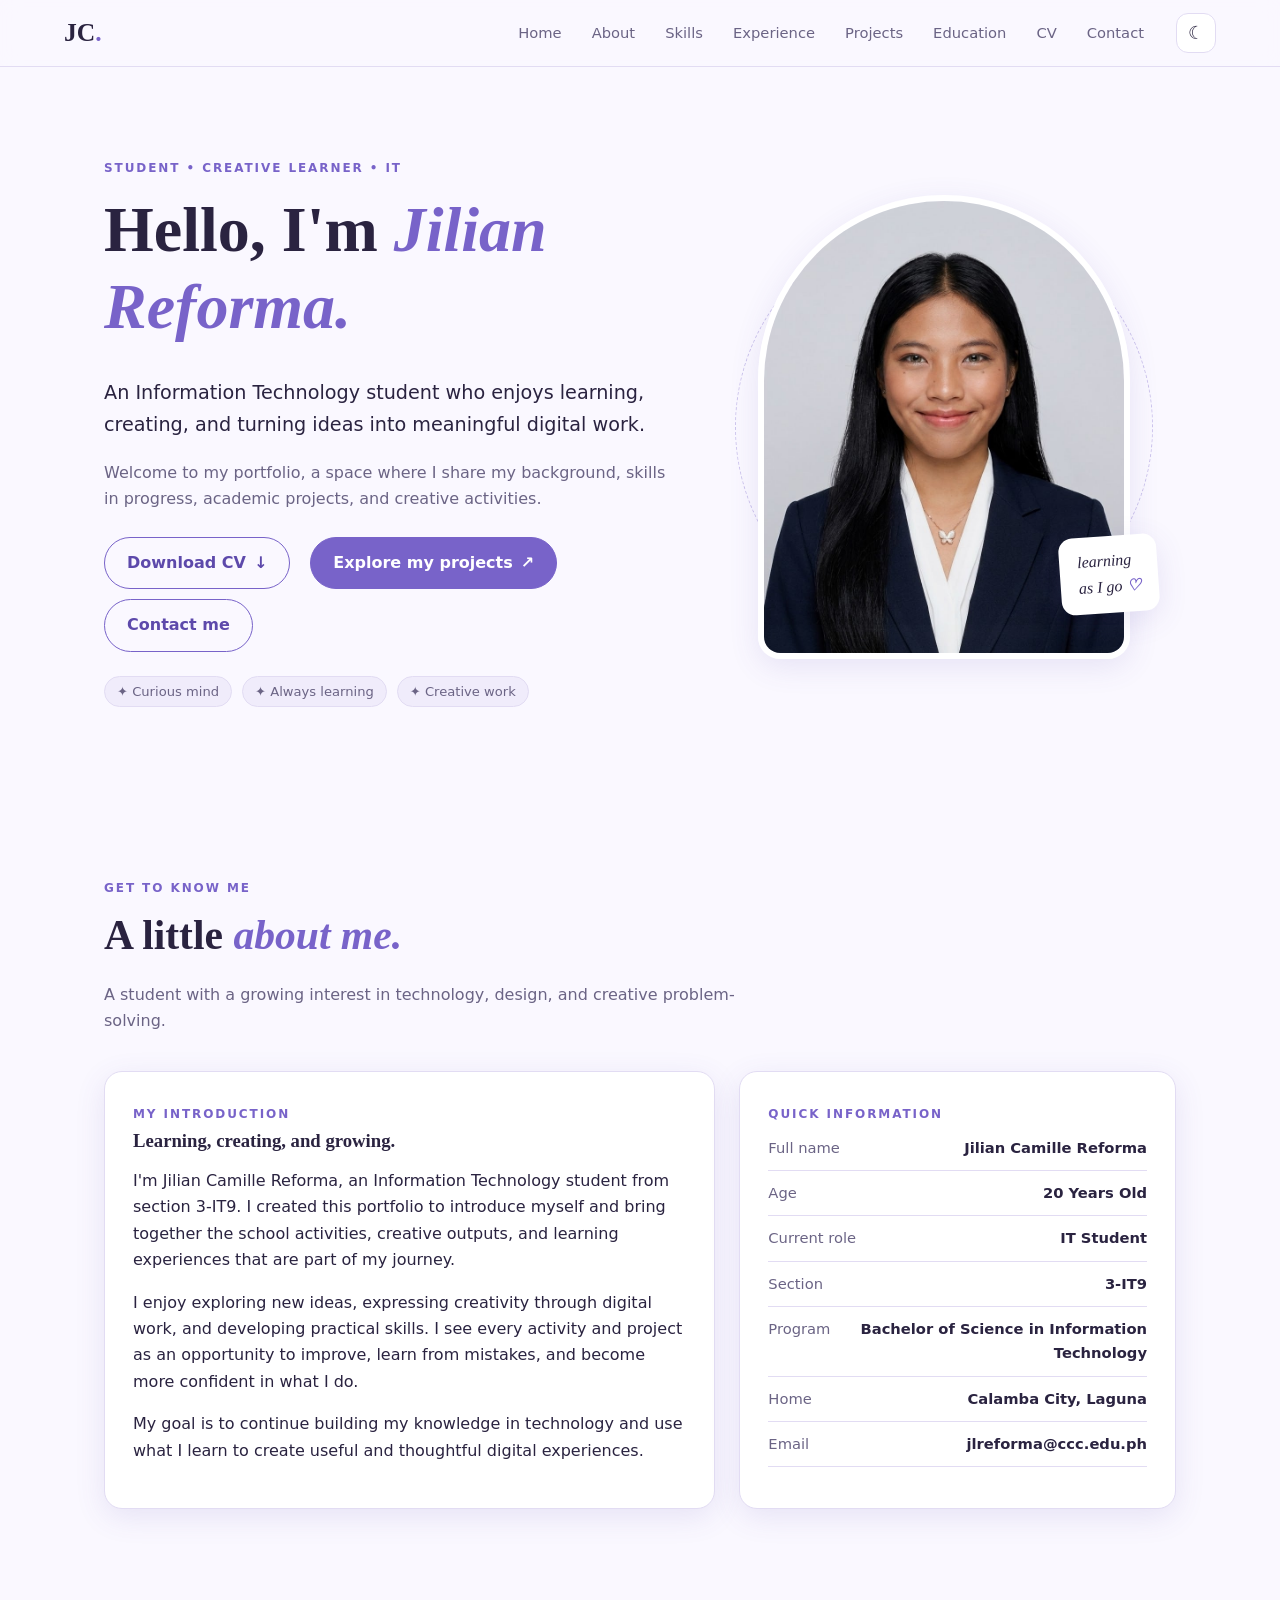
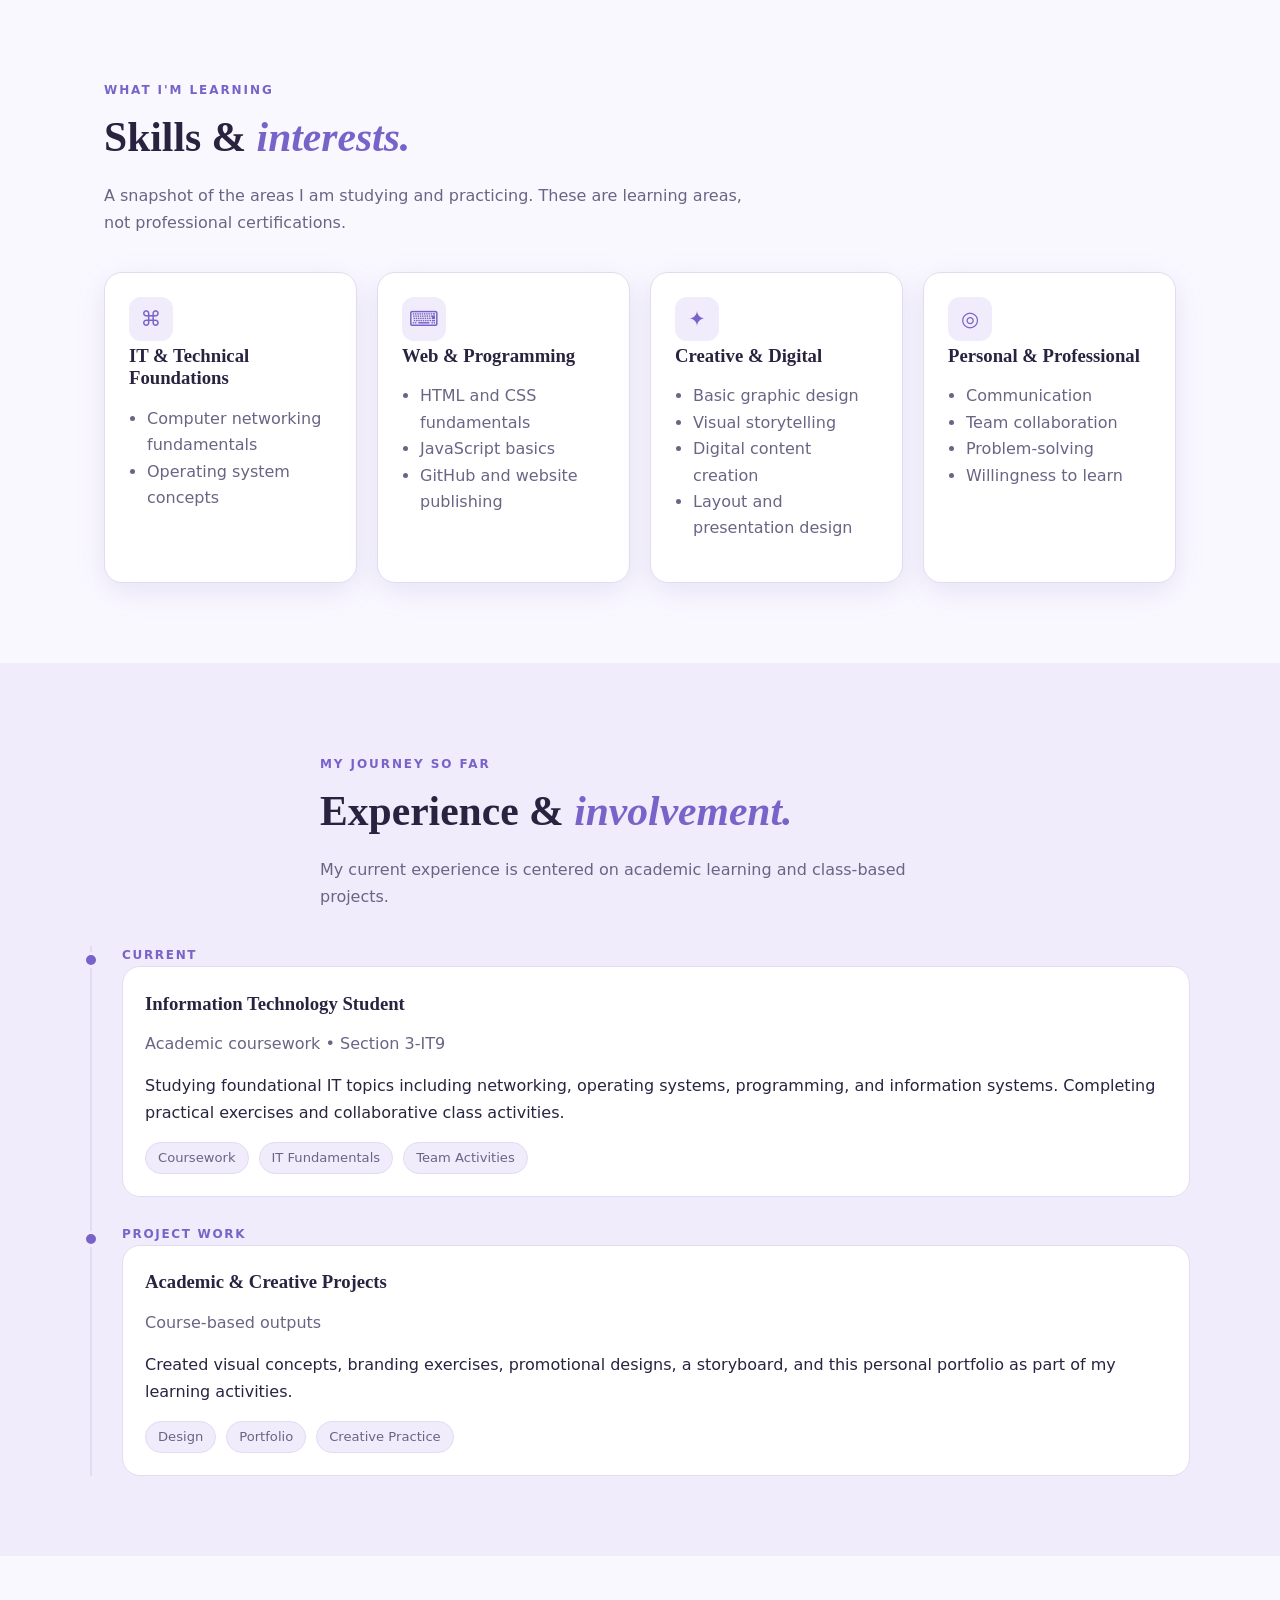
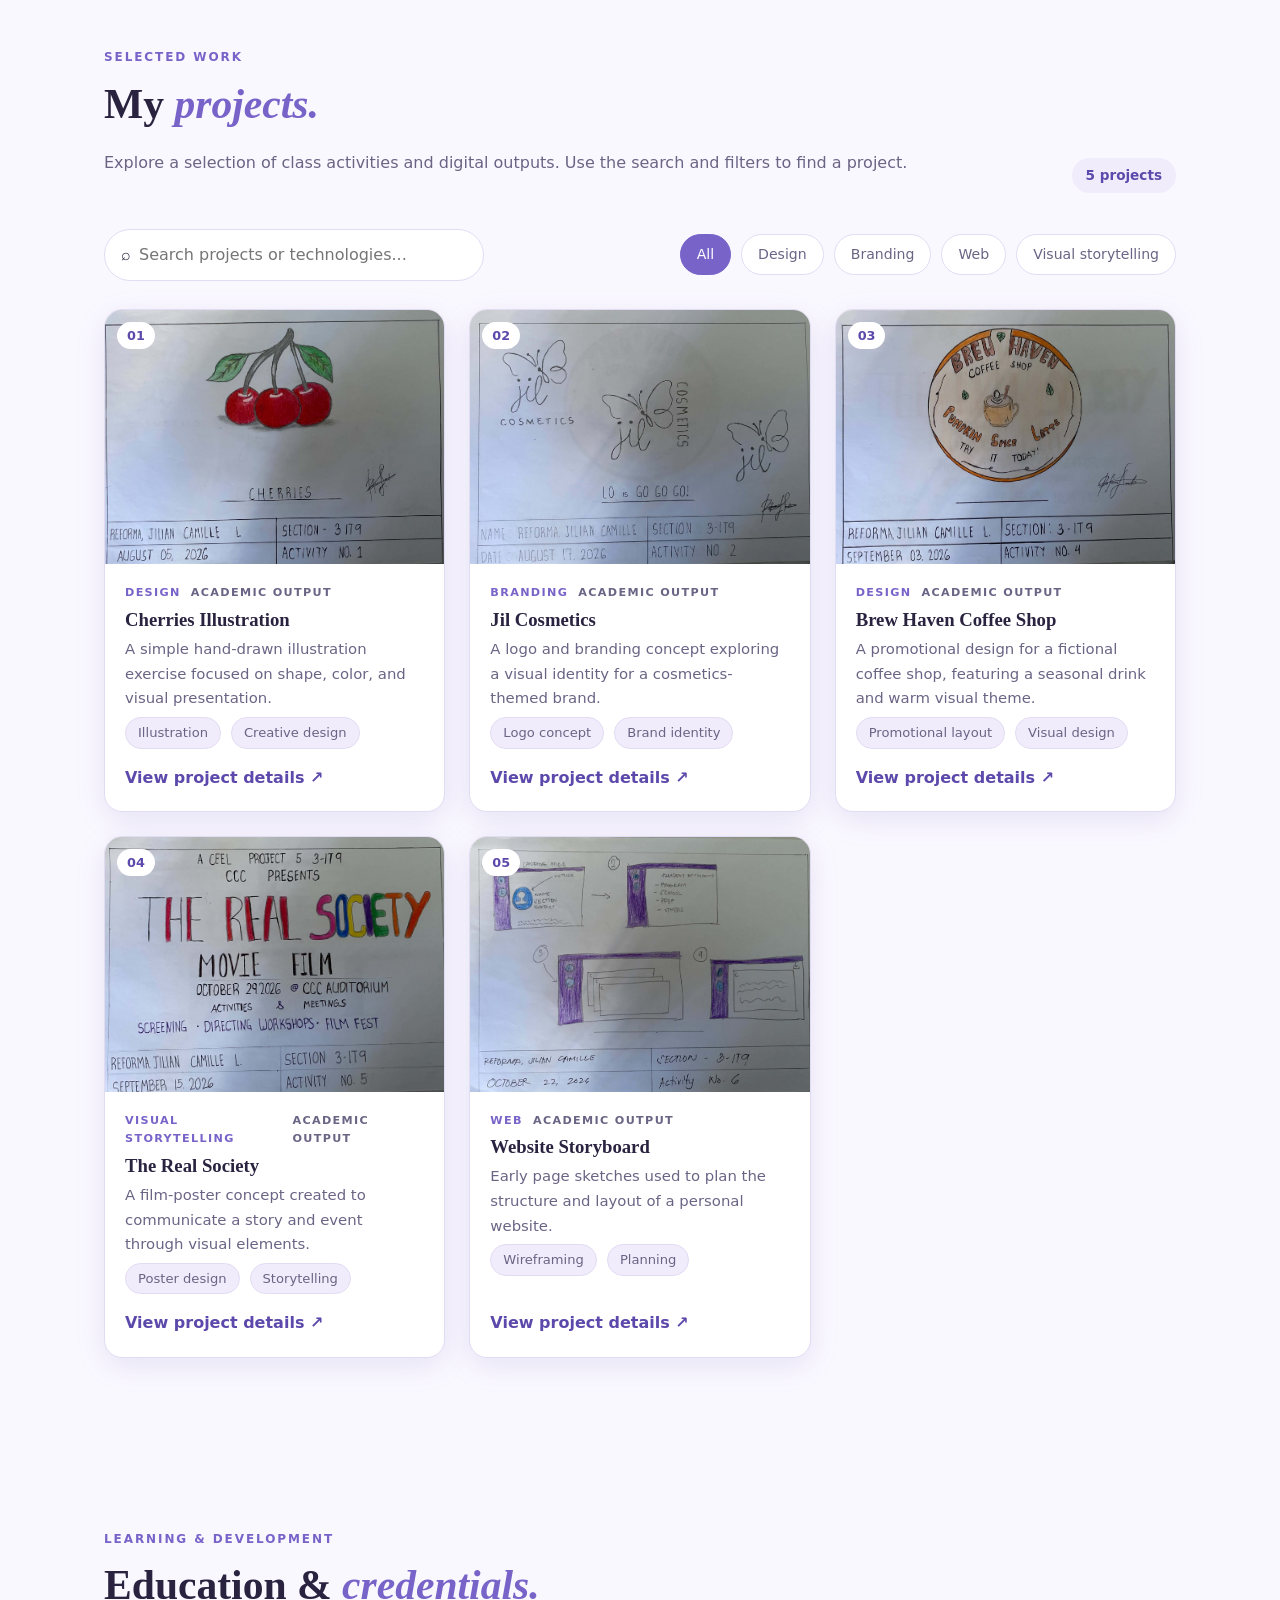
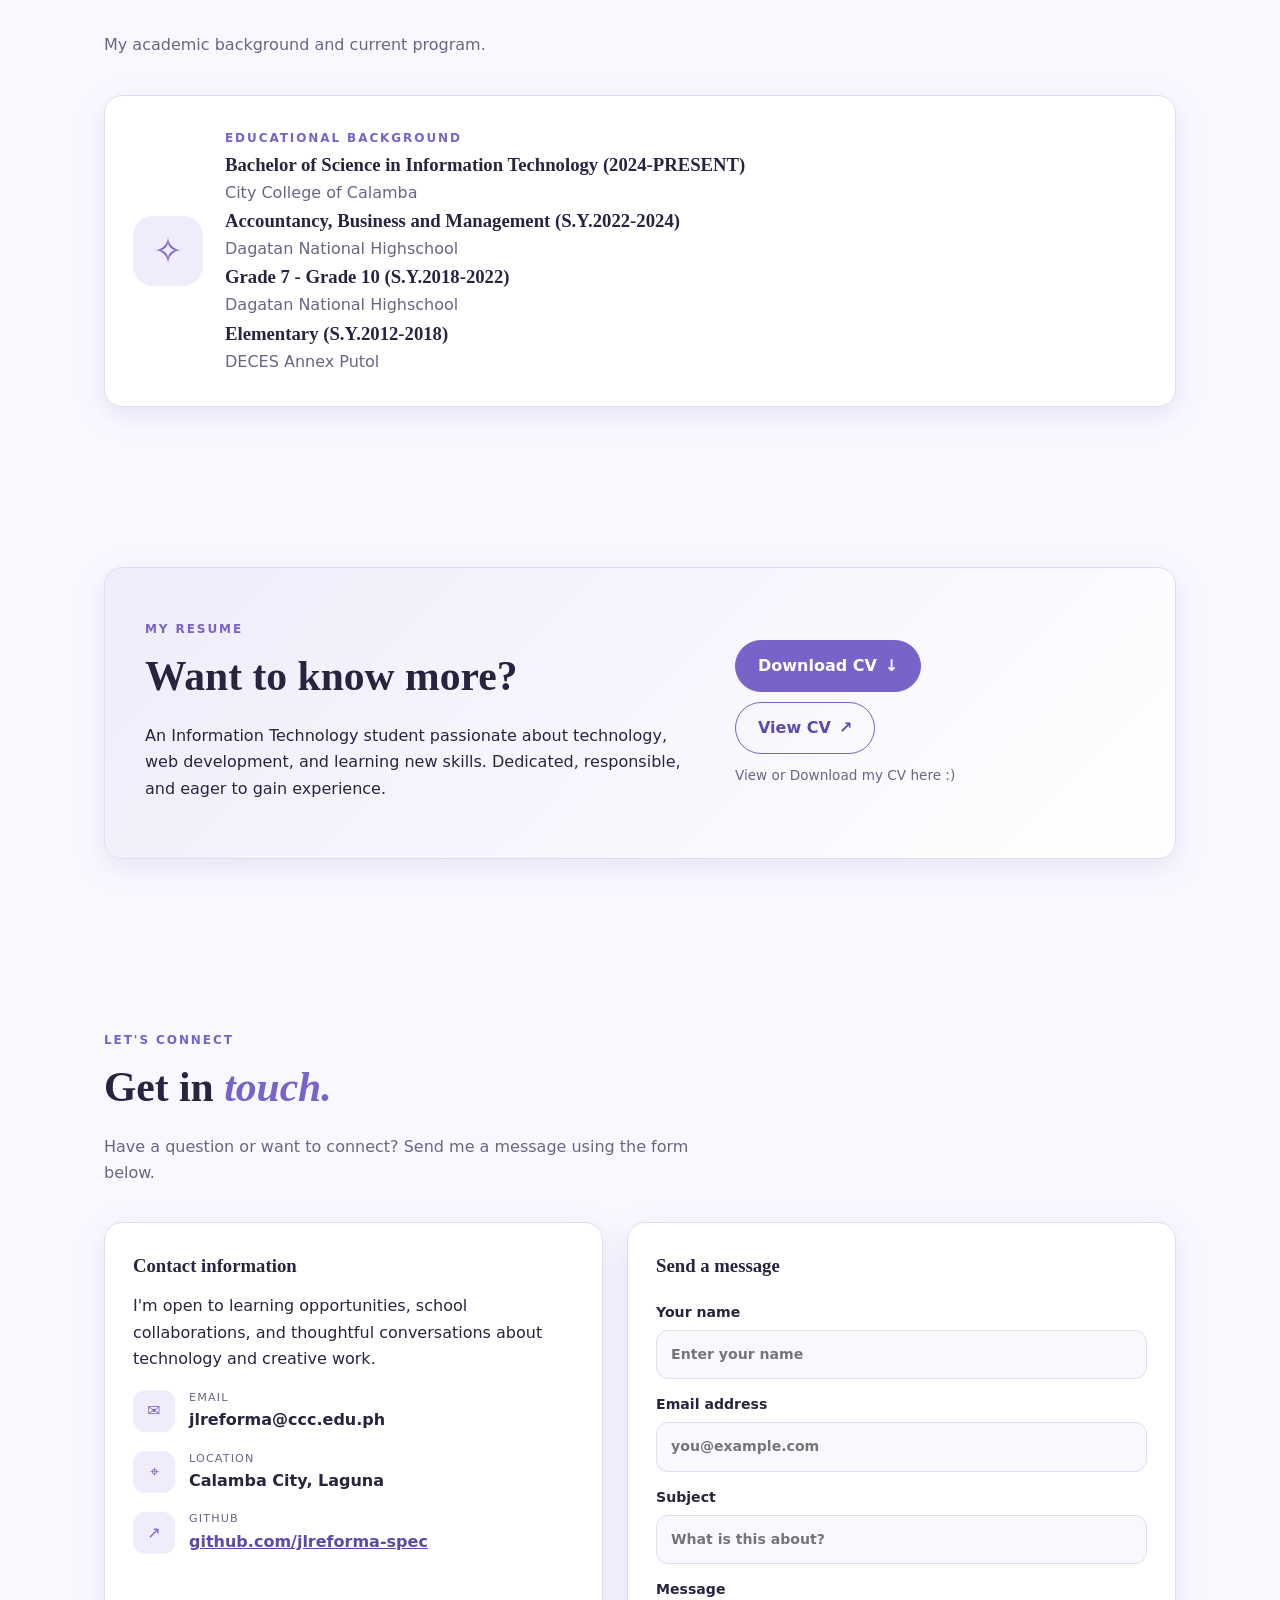
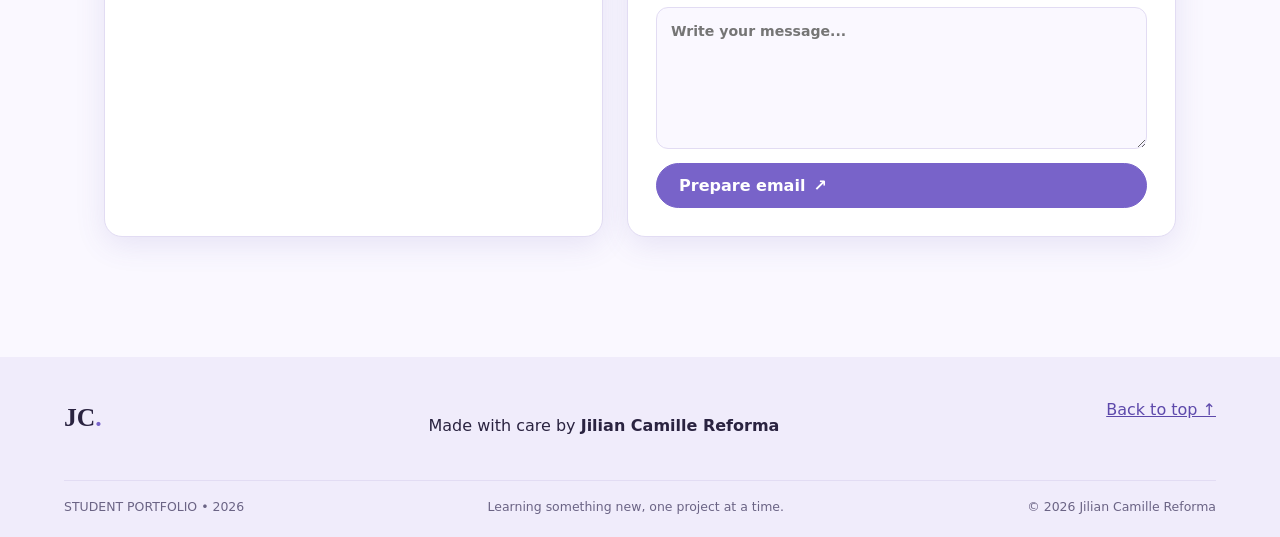
<file: index.html>
<!doctype html>
<html lang="en" data-theme="light">
<head>
  <meta charset="utf-8"><meta name="viewport" content="width=device-width,initial-scale=1">
  <meta name="description" content="The student portfolio of Jilian Camille Reforma, featuring creative coursework, IT learning, skills, and digital projects.">
  <meta name="keywords" content="Jilian Camille Reforma, student portfolio, Information Technology, CEEL, digital projects">
  <meta name="author" content="Jilian Camille Reforma"><meta name="robots" content="index,follow">
  <meta property="og:type" content="website"><meta property="og:url" content="https://jlreforma-spec.github.io/my-portfolio/"><meta property="og:title" content="Jilian Camille Reforma | Student Portfolio"><meta property="og:description" content="A collection of my learning journey, skills, and creative projects."><meta property="og:image" content="https://jlreforma-spec.github.io/my-portfolio/assets/images/photo-5.jpg">
  <meta name="theme-color" content="#7863c9"><link rel="canonical" href="https://jlreforma-spec.github.io/my-portfolio/">
  <title>Jilian Camille Reforma | Student Portfolio</title><link rel="icon" href="assets/favicon.svg" type="image/svg+xml"><link rel="stylesheet" href="assets/style.css">
</head>
<body>
<a class="skip-link" href="#main">Skip to content</a>
<header class="site-header"><a class="logo" href="#home" aria-label="Jilian Camille home">JC<span>.</span></a>
<button class="menu-toggle" aria-label="Open navigation" aria-expanded="false">☰</button>
<nav class="nav" aria-label="Main navigation"><a href="#home">Home</a><a href="#about">About</a><a href="#skills">Skills</a><a href="#experience">Experience</a><a href="#projects">Projects</a><a href="#education">Education</a><a href="#cv">CV</a><a href="#contact">Contact</a></nav>
<button class="theme-toggle" type="button" aria-label="Switch color theme" title="Switch theme">☾</button></header>
<main id="main">
<section class="hero section" id="home"><div class="hero-copy"><p class="eyebrow">STUDENT • CREATIVE LEARNER • IT</p><h1>Hello, I'm <span>Jilian Reforma.</span></h1><p class="hero-lead">An Information Technology student who enjoys learning, creating, and turning ideas into meaningful digital work.</p><p class="muted">Welcome to my portfolio, a space where I share my background, skills in progress, academic projects, and creative activities.</p><div class="actions"></a><a  class="btn secondary" href="assets/cv.pdf" donwload=cv.pdf>Download CV <span>↓</span></a><a /span><a class="btn primary" href="#projects">Explore my projects <span>↗</span></a><a class="btn secondary" href="#contact">Contact me</a></div><div class="hero-tags"><span>✦ Curious mind</span><span>✦ Always learning</span><span>✦ Creative work</span></div></div><div class="hero-visual"><div class="portrait-wrap"><img src="assets/images/photo-5.jpg" alt="Personal portrait for Jilian Camille's portfolio"></div><div class="floating-note">learning<br>as I go <b>♡</b></div><div class="orbit orbit-one"></div><div class="orbit orbit-two"></div></div></section>
<section class="section about-section" id="about"><div class="section-intro"><p class="eyebrow">GET TO KNOW ME</p><h2>A little <span>about me.</span></h2><p class="muted">A student with a growing interest in technology, design, and creative problem-solving.</p></div><div class="about-grid"><article class="panel about-story"><span class="mini-label">MY INTRODUCTION</span><h3>Learning, creating, and growing.</h3><p>I'm Jilian Camille Reforma, an Information Technology student from section 3-IT9. I created this portfolio to introduce myself and bring together the school activities, creative outputs, and learning experiences that are part of my journey.</p><p>I enjoy exploring new ideas, expressing creativity through digital work, and developing practical skills. I see every activity and project as an opportunity to improve, learn from mistakes, and become more confident in what I do.</p><p>My goal is to continue building my knowledge in technology and use what I learn to create useful and thoughtful digital experiences.</p></article><aside class="panel info-panel"><span class="mini-label">QUICK INFORMATION</span><div class="info-row"><span>Full name</span><strong>Jilian Camille Reforma</strong></div><div class="info-row"><span>Age</span><strong>20 Years Old</strong></div><div class="info-row"><span>Current role</span><strong>IT Student</strong></div><div class="info-row"><span>Section</span><strong>3-IT9</strong></div><div class="info-row"><span>Program</span><strong>Bachelor of Science in Information Technology</strong></div><div class="info-row"><span>Home</span><strong class="editable">Calamba City, Laguna </strong></div><div class="info-row"><span>Email</span><strong class="editable">jlreforma@ccc.edu.ph</strong></div></aside></div></section>
<section class="section" id="skills"><div class="section-intro"><p class="eyebrow">WHAT I'M LEARNING</p><h2>Skills & <span>interests.</span></h2><p class="muted">A snapshot of the areas I am studying and practicing. These are learning areas, not professional certifications.</p></div><div class="skill-grid"><article class="skill-card"><div class="skill-icon">⌘</div><h3>IT & Technical Foundations</h3><ul><li>Computer networking fundamentals</li><li>Operating system concepts</li></ul></article><article class="skill-card"><div class="skill-icon">⌨</div><h3>Web & Programming</h3><ul><li>HTML and CSS fundamentals</li><li>JavaScript basics</li><li>GitHub and website publishing</li></ul></article><article class="skill-card"><div class="skill-icon">✦</div><h3>Creative & Digital</h3><ul><li>Basic graphic design</li><li>Visual storytelling</li><li>Digital content creation</li><li>Layout and presentation design</li></ul></article><article class="skill-card"><div class="skill-icon">◎</div><h3>Personal & Professional</h3><ul><li>Communication</li><li>Team collaboration</li><li>Problem-solving</li><li>Willingness to learn</li></ul></article></div></section>
<section class="section soft-section" id="experience"><div class="section-intro"><p class="eyebrow">MY JOURNEY SO FAR</p><h2>Experience & <span>involvement.</span></h2><p class="muted">My current experience is centered on academic learning and class-based projects.</p></div><div class="timeline"><article class="timeline-item"><span class="timeline-dot"></span><div class="timeline-date">CURRENT</div><div class="timeline-content"><h3>Information Technology Student</h3><p class="muted">Academic coursework • Section 3-IT9</p><p>Studying foundational IT topics including networking, operating systems, programming, and information systems. Completing practical exercises and collaborative class activities.</p><div class="chips"><span>Coursework</span><span>IT Fundamentals</span><span>Team Activities</span></div></div></article><article class="timeline-item"><span class="timeline-dot"></span><div class="timeline-date">PROJECT WORK</div><div class="timeline-content"><h3>Academic & Creative Projects</h3><p class="muted">Course-based outputs</p><p>Created visual concepts, branding exercises, promotional designs, a storyboard, and this personal portfolio as part of my learning activities.</p><div class="chips"><span>Design</span><span>Portfolio</span><span>Creative Practice</span></div></div></article></div></section>
<section class="section" id="projects"><div class="section-intro projects-intro"><div><p class="eyebrow">SELECTED WORK</p><h2>My <span>projects.</span></h2><p class="muted">Explore a selection of class activities and digital outputs. Use the search and filters to find a project.</p></div><span class="project-count" id="projectCount">5 projects</span></div><div class="project-tools"><label class="search-box"><span>⌕</span><input id="projectSearch" type="search" placeholder="Search projects or technologies..." aria-label="Search projects"></label><div class="filter-row" role="group" aria-label="Filter projects by category"><button class="filter-btn active" data-filter="all">All</button><button class="filter-btn" data-filter="Design">Design</button><button class="filter-btn" data-filter="Branding">Branding</button><button class="filter-btn" data-filter="Web">Web</button><button class="filter-btn" data-filter="Visual Storytelling">Visual storytelling</button></div></div>
<div class="project-grid" id="projectGrid">
<article class="project-card" data-category="Design" data-search="cherries illustration drawing visual design creative"><a class="project-image" href="projects/cherries/" aria-label="View Cherries project"><img src="assets/images/activity-1-cherries.jpg" alt="Hand-drawn cherries illustration" loading="lazy"><span class="project-number">01</span></a><div class="project-body"><div class="project-meta"><span>DESIGN</span><span>ACADEMIC OUTPUT</span></div><h3>Cherries Illustration</h3><p>A simple hand-drawn illustration exercise focused on shape, color, and visual presentation.</p><div class="chips"><span>Illustration</span><span>Creative design</span></div><a class="project-link" href="projects/cherries/">View project details <b>↗</b></a></div></article>
<article class="project-card" data-category="Branding" data-search="jil cosmetics logo branding identity graphic design"><a class="project-image" href="projects/jil-cosmetics/" aria-label="View Jil Cosmetics project"><img src="assets/images/activity-2-cosmetics.jpg" alt="Jil Cosmetics logo and branding concept" loading="lazy"><span class="project-number">02</span></a><div class="project-body"><div class="project-meta"><span>BRANDING</span><span>ACADEMIC OUTPUT</span></div><h3>Jil Cosmetics</h3><p>A logo and branding concept exploring a visual identity for a cosmetics-themed brand.</p><div class="chips"><span>Logo concept</span><span>Brand identity</span></div><a class="project-link" href="projects/jil-cosmetics/">View project details <b>↗</b></a></div></article>
<article class="project-card" data-category="Design" data-search="brew haven coffee shop poster promotion seasonal drink graphic design"><a class="project-image" href="projects/brew-haven/" aria-label="View Brew Haven project"><img src="assets/images/activity-4-brew-haven.jpg" alt="Brew Haven coffee shop promotional design" loading="lazy"><span class="project-number">03</span></a><div class="project-body"><div class="project-meta"><span>DESIGN</span><span>ACADEMIC OUTPUT</span></div><h3>Brew Haven Coffee Shop</h3><p>A promotional design for a fictional coffee shop, featuring a seasonal drink and warm visual theme.</p><div class="chips"><span>Promotional layout</span><span>Visual design</span></div><a class="project-link" href="projects/brew-haven/">View project details <b>↗</b></a></div></article>
<article class="project-card" data-category="Visual Storytelling" data-search="the real society film poster movie event storytelling graphic"><a class="project-image" href="projects/real-society/" aria-label="View The Real Society project"><img src="assets/images/activity-5-real-society.jpg" alt="The Real Society film poster concept" loading="lazy"><span class="project-number">04</span></a><div class="project-body"><div class="project-meta"><span>VISUAL STORYTELLING</span><span>ACADEMIC OUTPUT</span></div><h3>The Real Society</h3><p>A film-poster concept created to communicate a story and event through visual elements.</p><div class="chips"><span>Poster design</span><span>Storytelling</span></div><a class="project-link" href="projects/real-society/">View project details <b>↗</b></a></div></article>
<article class="project-card" data-category="Web" data-search="website storyboard wireframe planning web layout portfolio"><a class="project-image" href="projects/website-storyboard/" aria-label="View Website Storyboard project"><img src="assets/images/activity-6-storyboard.jpg" alt="Hand-drawn website storyboard sketches" loading="lazy"><span class="project-number">05</span></a><div class="project-body"><div class="project-meta"><span>WEB</span><span>ACADEMIC OUTPUT</span></div><h3>Website Storyboard</h3><p>Early page sketches used to plan the structure and layout of a personal website.</p><div class="chips"><span>Wireframing</span><span>Planning</span></div><a class="project-link" href="projects/website-storyboard/">View project details <b>↗</b></a></div></article>
</div><p class="empty-state" id="emptyState" hidden>No projects match your search. Try another keyword or category.</p></section>
<section class="section education-section" id="education"><div class="section-intro"><p class="eyebrow">LEARNING & DEVELOPMENT</p><h2>Education & <span>credentials.</span></h2><p class="muted">My academic background and current program.</p></div><div class="education-card panel"><div class="education-mark">✧</div><div><span class="mini-label">EDUCATIONAL BACKGROUND</span><h3>Bachelor of Science in Information Technology (2024-PRESENT)</h3><p class="muted">City College of Calamba</p><h3>Accountancy, Business and Management (S.Y.2022-2024)</h3><p class="muted">Dagatan National Highschool</p><h3>Grade 7 - Grade 10 (S.Y.2018-2022)</h3><p class="muted">Dagatan National Highschool</p><h3>Elementary (S.Y.2012-2018)</h3><p class="muted">DECES Annex Putol</p></div></div></section>
<section class="section cv-section" id="cv"><div class="cv-panel"><div><p class="eyebrow">MY RESUME</p><h2>Want to know more?</h2><p>An Information Technology student passionate about technology, web development, and learning new skills. Dedicated, responsible, and eager to gain experience.</p></div><div class="cv-actions"><a class="btn primary" href="assets/cv.pdf" download="Jilian-Camille-Reforma-CV.pdf" data-analytics="cv_download">Download CV <span>↓</span></a><a class="btn secondary" href="assets/cv.pdf" target="_blank" rel="noopener" data-analytics="cv_view">View CV <span>↗</span></a><span class="small-note">View or Download my CV here :)</span></div></div></section>
<section class="section contact-section" id="contact"><div class="section-intro"><p class="eyebrow">LET'S CONNECT</p><h2>Get in <span>touch.</span></h2><p class="muted">Have a question or want to connect? Send me a message using the form below.</p></div><div class="contact-grid"><div class="contact-copy panel"><h3>Contact information</h3><p>I'm open to learning opportunities, school collaborations, and thoughtful conversations about technology and creative work.</p><div class="contact-detail"><span>✉</span><div><small>EMAIL</small><strong class="editable">jlreforma@ccc.edu.ph</strong></div></div><div class="contact-detail"><span>⌖</span><div><small>LOCATION</small><strong class="editable">Calamba City, Laguna</strong></div></div><div class="contact-detail"><span>↗</span><div><small>GITHUB</small><strong class="editable"><a href="https://github.com/jlreforma-spec" target="_blank" rel="noopener">github.com/jlreforma-spec</a></strong></div></div></div><form class="contact-form panel" id="contactForm"><h3>Send a message</h3><label>Your name<input name="name" required maxlength="80" autocomplete="name" placeholder="Enter your name"></label><label>Email address<input name="email" type="email" required maxlength="120" autocomplete="email" placeholder="you@example.com"></label><label>Subject<input name="subject" required maxlength="120" placeholder="What is this about?"></label><label>Message<textarea name="message" required maxlength="2000" rows="5" placeholder="Write your message..."></textarea></label><label class="honeypot" aria-hidden="true">Leave this field empty<input name="website" tabindex="-1" autocomplete="off"></label><button class="btn primary" type="submit">Prepare email <span>↗</span></button></div></section>
</main>
<footer class="footer"><div class="footer-top"><a class="logo" href="#home">JC<span>.</span></a><p>Made with care by <strong>Jilian Camille Reforma</strong></p><a href="#home">Back to top ↑</a></div><div class="footer-bottom"><span>STUDENT PORTFOLIO • 2026</span><span>Learning something new, one project at a time.</span><span>© <span id="year">2026</span> Jilian Camille Reforma</span></div></footer>
<script src="assets/analytics.js" defer></script>
<script src="assets/site.js" defer></script>
</body></html>
</file>
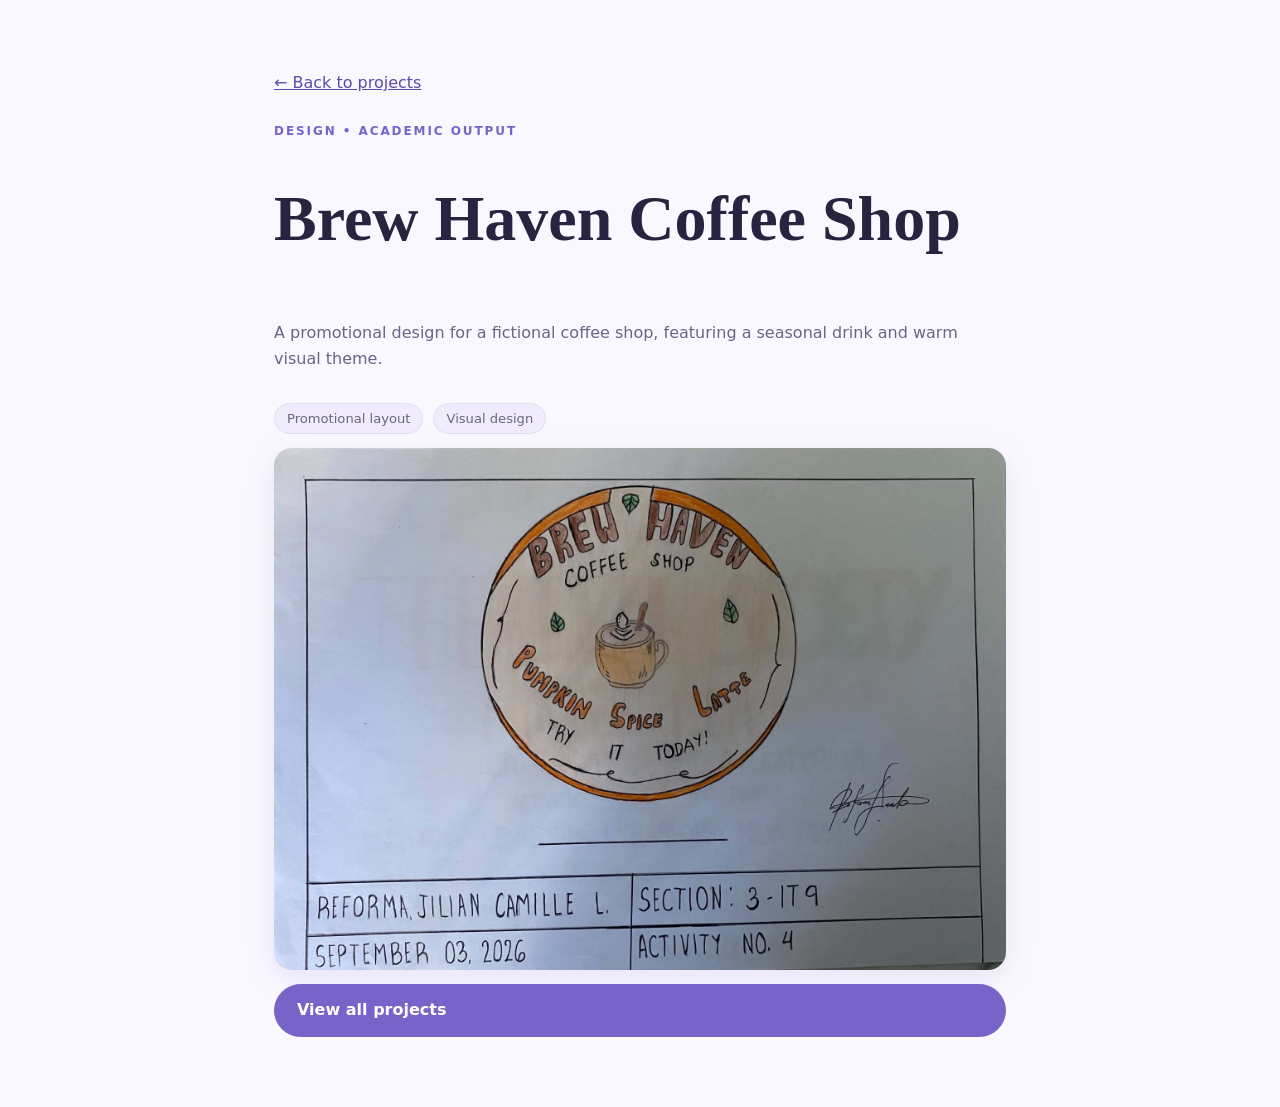
<file: projects/brew-haven/index.html>
<!doctype html><html lang="en" data-theme="light"><head><meta charset="utf-8"><meta name="viewport" content="width=device-width,initial-scale=1"><title>Brew Haven Coffee Shop | Jilian Camille Reforma</title><meta name="description" content="A promotional design for a fictional coffee shop, featuring a seasonal drink and warm visual theme."><link rel="canonical" href="https://jlreforma-spec.github.io/ceel-portfolio-v2/projects/brew-haven/"><meta property="og:title" content="Brew Haven Coffee Shop | Jilian Camille Reforma"><meta property="og:description" content="A promotional design for a fictional coffee shop, featuring a seasonal drink and warm visual theme."><meta property="og:image" content="https://jlreforma-spec.github.io/ceel-portfolio-v2/assets/images/activity-4-brew-haven.jpg"><link rel="icon" href="../../assets/favicon.svg" type="image/svg+xml"><link rel="stylesheet" href="../../assets/style.css"></head><body><main class="detail-hero"><a href="../../index.html#projects">&larr; Back to projects</a><p class="eyebrow">DESIGN &bull; ACADEMIC OUTPUT</p><h1>Brew Haven Coffee Shop</h1><p class="muted">A promotional design for a fictional coffee shop, featuring a seasonal drink and warm visual theme.</p><div class="chips"><span>Promotional layout</span><span>Visual design</span></div><img src="../../assets/images/activity-4-brew-haven.jpg" alt="Brew Haven Coffee Shop project image"><a class="btn primary" href="../../index.html#projects">View all projects</a></main><script src="../../assets/analytics.js" defer></script><script src="../../assets/site.js" defer></script></body></html>
</file>
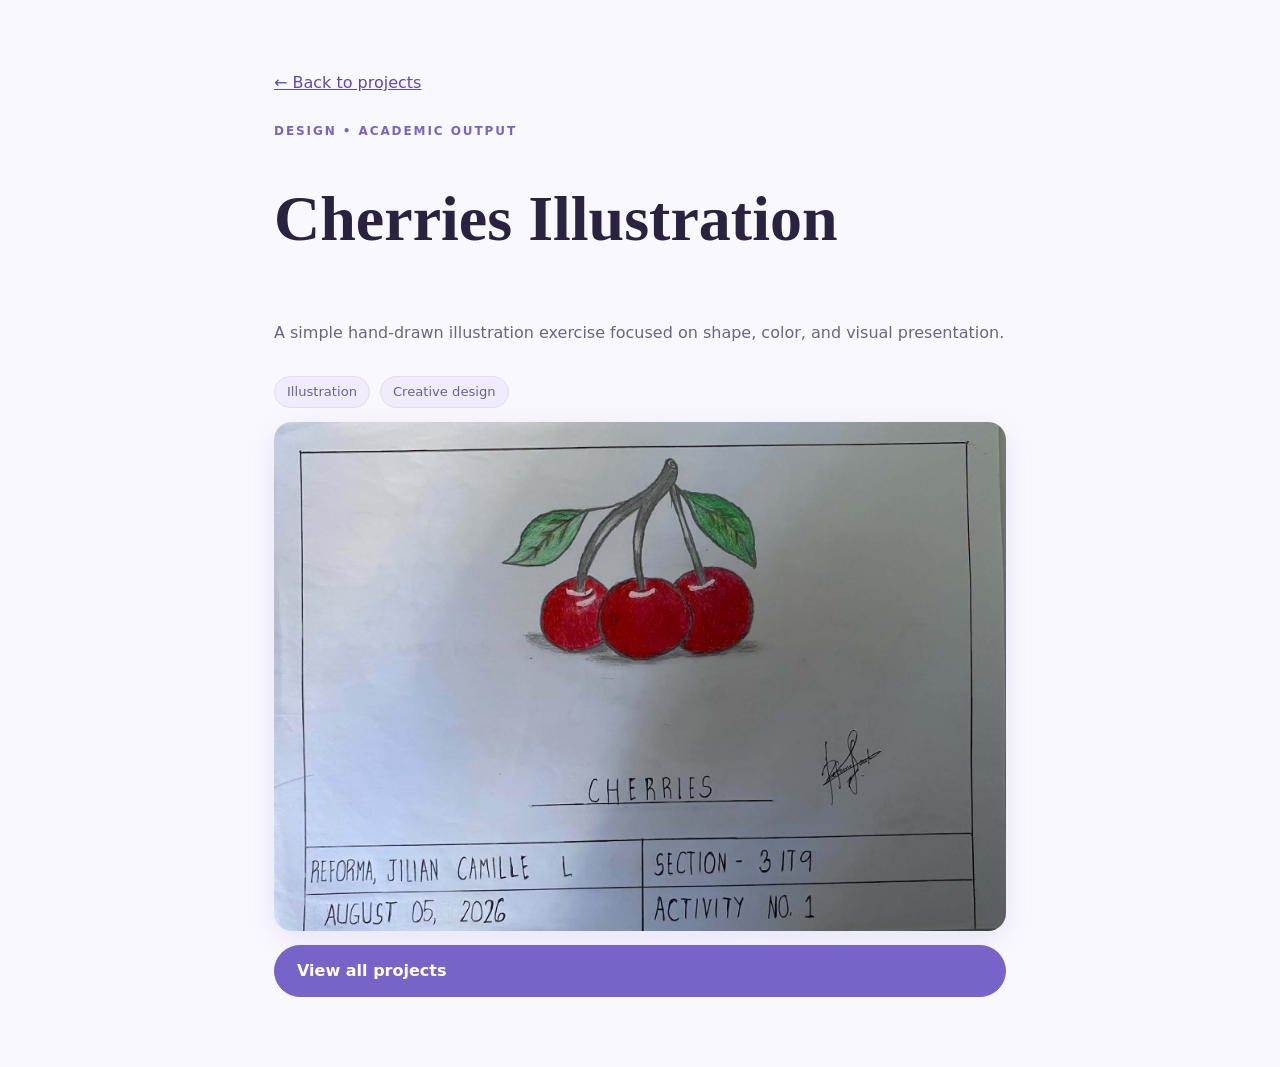
<file: projects/cherries/index.html>
<!doctype html><html lang="en" data-theme="light"><head><meta charset="utf-8"><meta name="viewport" content="width=device-width,initial-scale=1"><title>Cherries Illustration | Jilian Camille Reforma</title><meta name="description" content="A simple hand-drawn illustration exercise focused on shape, color, and visual presentation."><link rel="canonical" href="https://jlreforma-spec.github.io/ceel-portfolio-v2/projects/cherries/"><meta property="og:title" content="Cherries Illustration | Jilian Camille Reforma"><meta property="og:description" content="A simple hand-drawn illustration exercise focused on shape, color, and visual presentation."><meta property="og:image" content="https://jlreforma-spec.github.io/ceel-portfolio-v2/assets/images/activity-1-cherries.jpg"><link rel="icon" href="../../assets/favicon.svg" type="image/svg+xml"><link rel="stylesheet" href="../../assets/style.css"></head><body><main class="detail-hero"><a href="../../index.html#projects">&larr; Back to projects</a><p class="eyebrow">DESIGN &bull; ACADEMIC OUTPUT</p><h1>Cherries Illustration</h1><p class="muted">A simple hand-drawn illustration exercise focused on shape, color, and visual presentation.</p><div class="chips"><span>Illustration</span><span>Creative design</span></div><img src="../../assets/images/activity-1-cherries.jpg" alt="Cherries Illustration project image"><a class="btn primary" href="../../index.html#projects">View all projects</a></main><script src="../../assets/analytics.js" defer></script><script src="../../assets/site.js" defer></script></body></html>
</file>
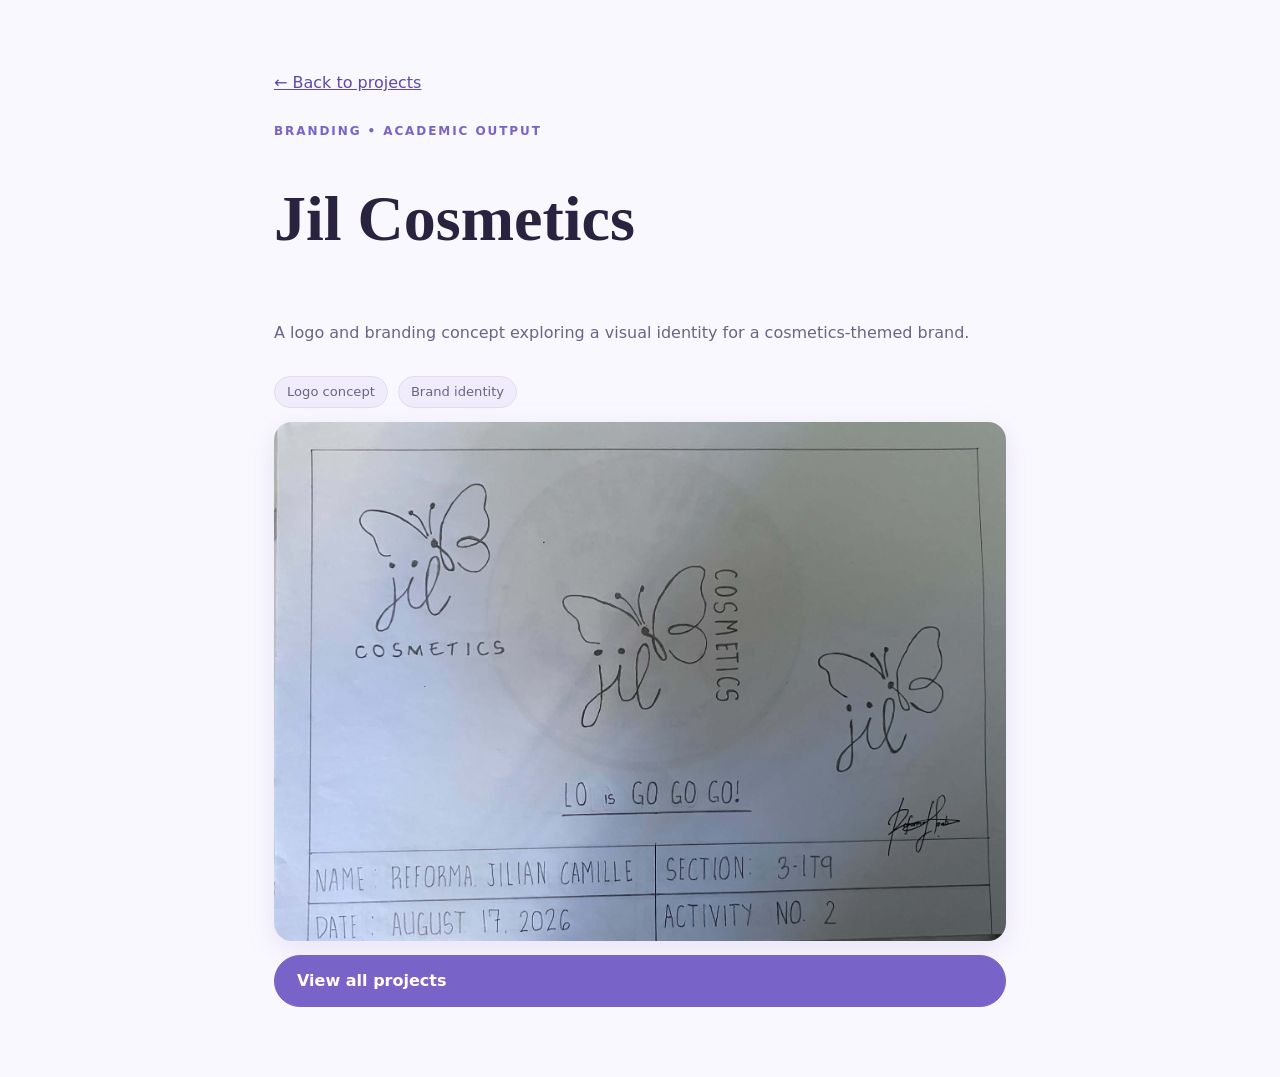
<file: projects/jil-cosmetics/index.html>
<!doctype html><html lang="en" data-theme="light"><head><meta charset="utf-8"><meta name="viewport" content="width=device-width,initial-scale=1"><title>Jil Cosmetics | Jilian Camille Reforma</title><meta name="description" content="A logo and branding concept exploring a visual identity for a cosmetics-themed brand."><link rel="canonical" href="https://jlreforma-spec.github.io/ceel-portfolio-v2/projects/jil-cosmetics/"><meta property="og:title" content="Jil Cosmetics | Jilian Camille Reforma"><meta property="og:description" content="A logo and branding concept exploring a visual identity for a cosmetics-themed brand."><meta property="og:image" content="https://jlreforma-spec.github.io/ceel-portfolio-v2/assets/images/activity-2-cosmetics.jpg"><link rel="icon" href="../../assets/favicon.svg" type="image/svg+xml"><link rel="stylesheet" href="../../assets/style.css"></head><body><main class="detail-hero"><a href="../../index.html#projects">&larr; Back to projects</a><p class="eyebrow">BRANDING &bull; ACADEMIC OUTPUT</p><h1>Jil Cosmetics</h1><p class="muted">A logo and branding concept exploring a visual identity for a cosmetics-themed brand.</p><div class="chips"><span>Logo concept</span><span>Brand identity</span></div><img src="../../assets/images/activity-2-cosmetics.jpg" alt="Jil Cosmetics project image"><a class="btn primary" href="../../index.html#projects">View all projects</a></main><script src="../../assets/analytics.js" defer></script><script src="../../assets/site.js" defer></script></body></html>
</file>
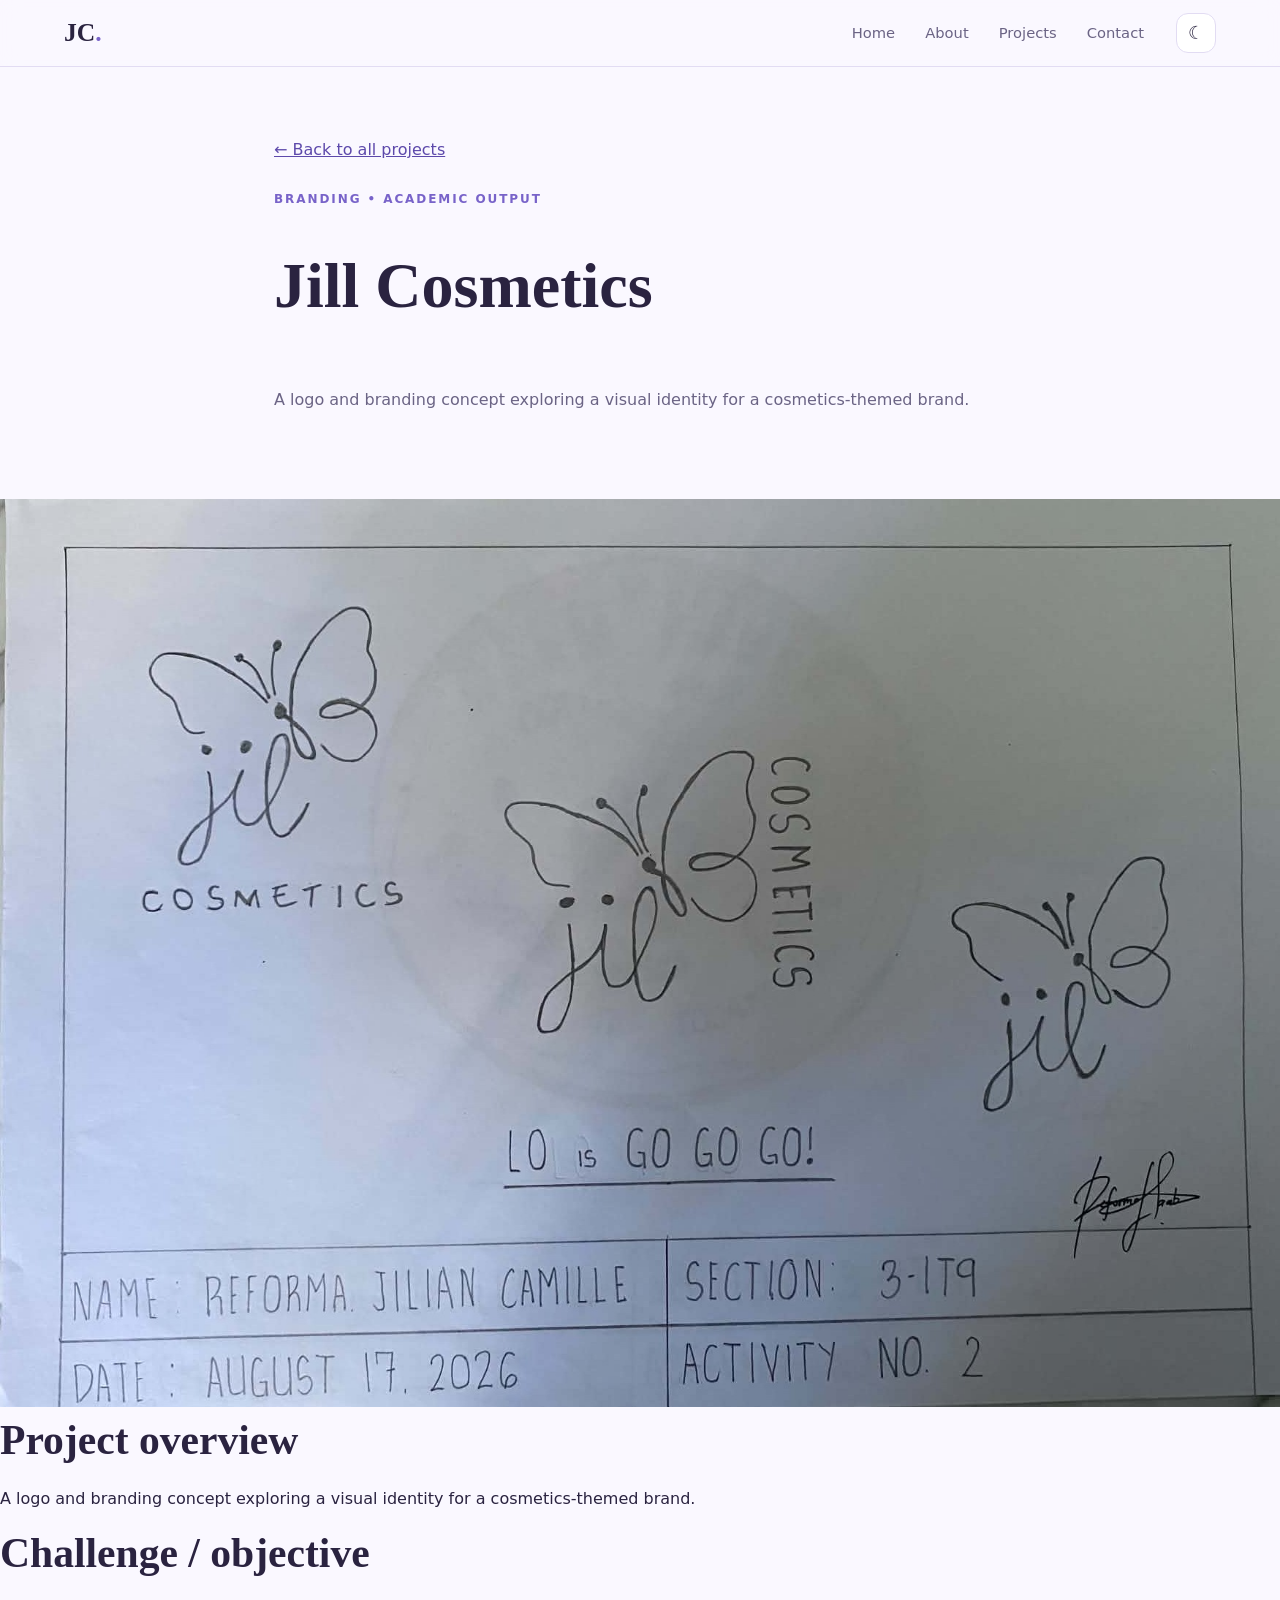
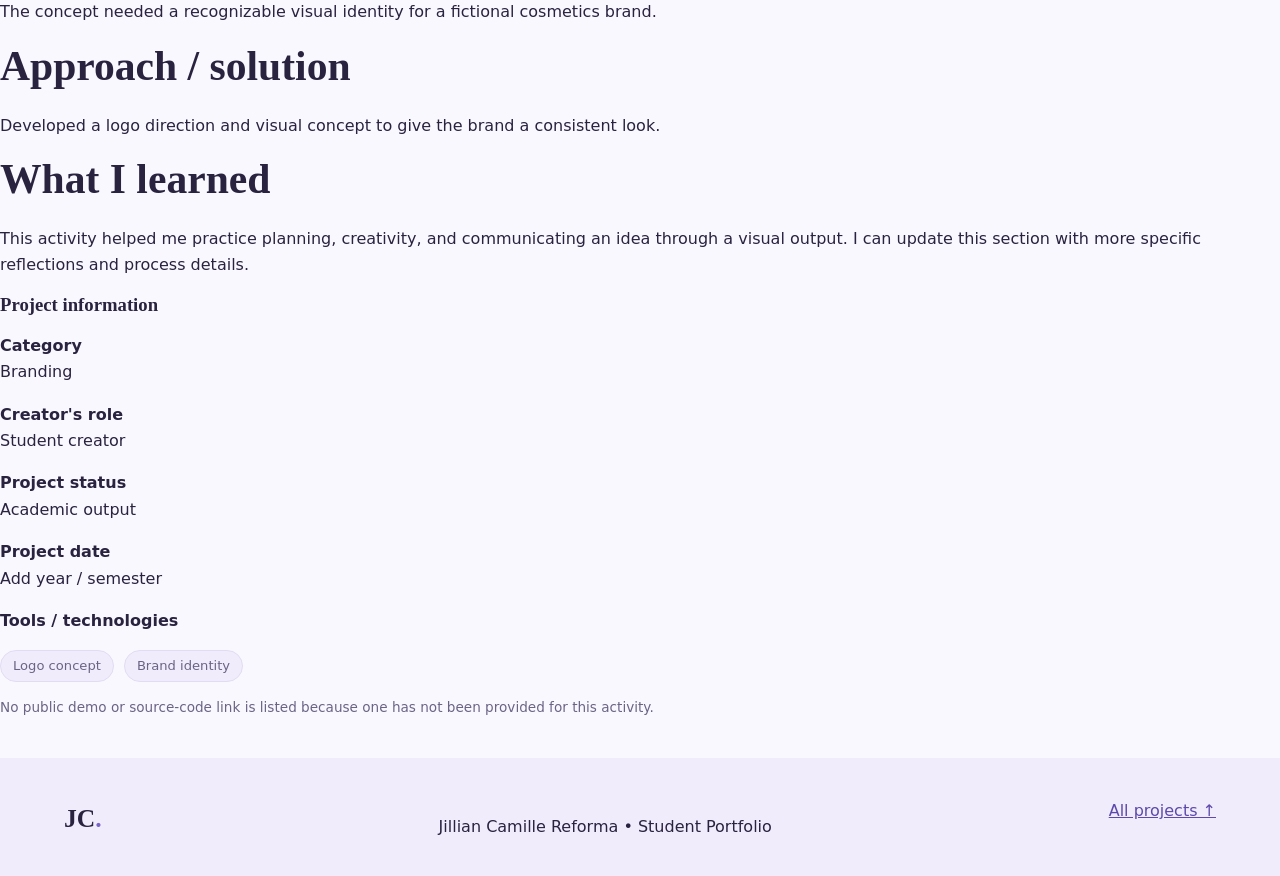
<file: projects/jill-cosmetics/index.html>
<!doctype html><html lang="en" data-theme="light"><head><meta charset="utf-8"><meta name="viewport" content="width=device-width,initial-scale=1"><meta name="description" content="Jill Cosmetics — a student portfolio project by Jillian Camille Reforma."><meta name="robots" content="index,follow"><title>Jill Cosmetics | Jillian Camille Reforma</title><link rel="stylesheet" href="../../assets/style.css"></head><body><header class="site-header"><a class="logo" href="../../index.html">JC<span>.</span></a><nav class="nav" aria-label="Main navigation"><a href="../../index.html#home">Home</a><a href="../../index.html#about">About</a><a href="../../index.html#projects">Projects</a><a href="../../index.html#contact">Contact</a></nav><button class="theme-toggle" type="button" aria-label="Switch color theme">☾</button></header><main><section class="detail-hero"><a class="back-link" href="../../index.html#projects">← Back to all projects</a><p class="eyebrow">BRANDING • ACADEMIC OUTPUT</p><h1>Jill Cosmetics</h1><p class="muted">A logo and branding concept exploring a visual identity for a cosmetics-themed brand.</p></section><section class="detail-layout"><div><img class="detail-image" src="../../assets/images/activity-2-cosmetics.jpg" alt="Jill Cosmetics project image"><article class="detail-copy"><h2>Project overview</h2><p>A logo and branding concept exploring a visual identity for a cosmetics-themed brand.</p><h2>Challenge / objective</h2><p>The concept needed a recognizable visual identity for a fictional cosmetics brand.</p><h2>Approach / solution</h2><p>Developed a logo direction and visual concept to give the brand a consistent look.</p><h2>What I learned</h2><p>This activity helped me practice planning, creativity, and communicating an idea through a visual output. I can update this section with more specific reflections and process details.</p></article></div><aside class="detail-aside"><h3>Project information</h3><p><strong>Category</strong><br>Branding</p><p><strong>Creator's role</strong><br>Student creator</p><p><strong>Project status</strong><br>Academic output</p><p><strong>Project date</strong><br>Add year / semester</p><p><strong>Tools / technologies</strong></p><div class="chips"><span>Logo concept</span><span>Brand identity</span></div><p class="small-note">No public demo or source-code link is listed because one has not been provided for this activity.</p></aside></section></main><footer class="footer"><div class="footer-top"><a class="logo" href="../../index.html">JC<span>.</span></a><p>Jillian Camille Reforma • Student Portfolio</p><a href="../../index.html#projects">All projects ↑</a></div></footer><script src="../../assets/site.js" defer></script></body></html>
</file>
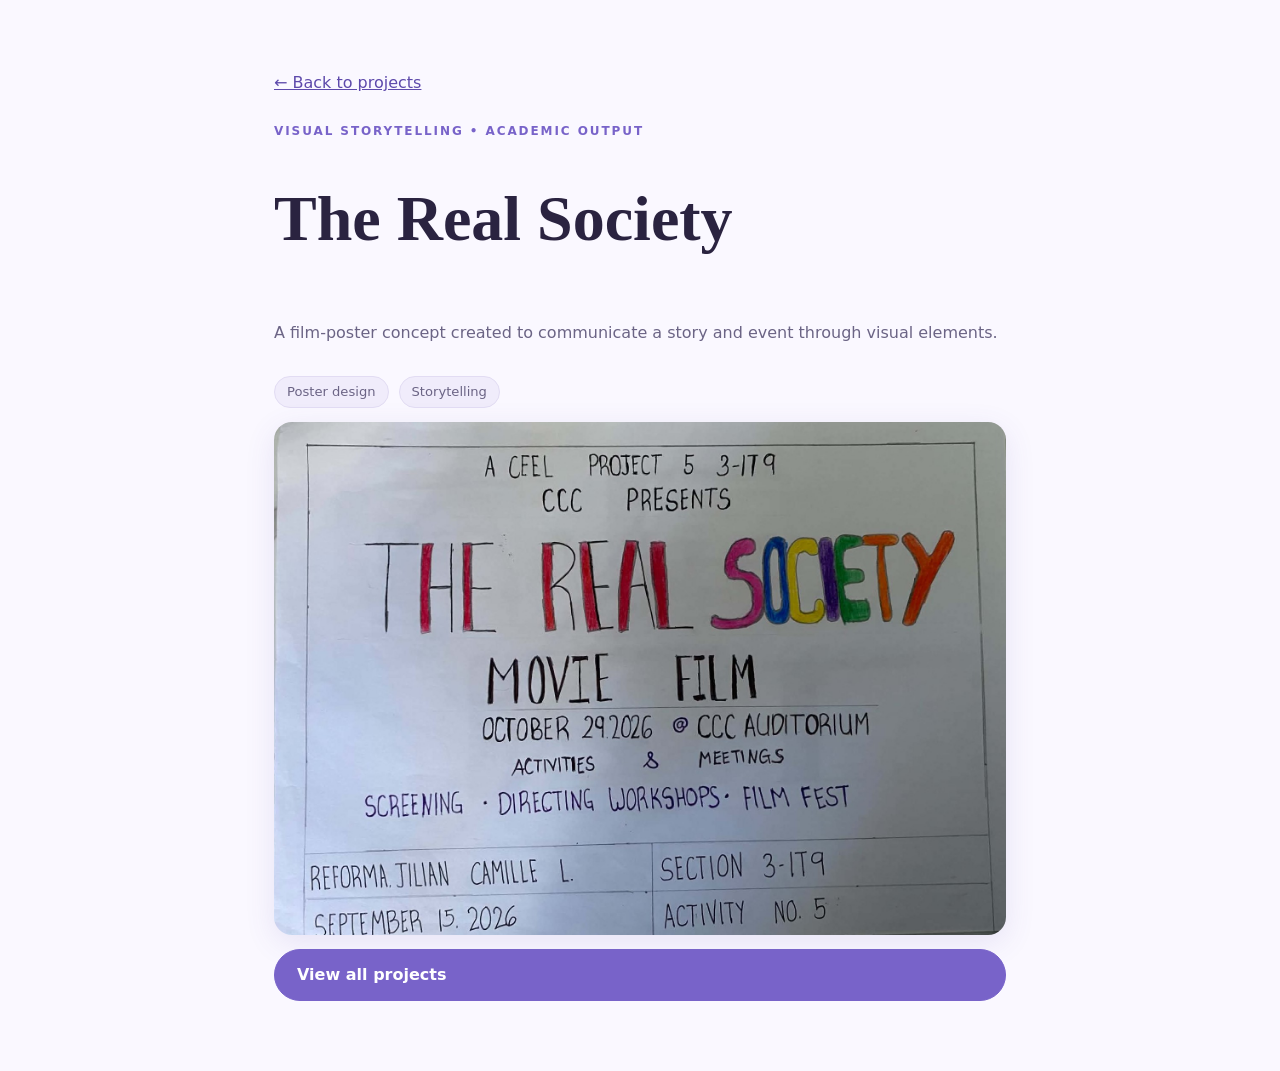
<file: projects/real-society/index.html>
<!doctype html><html lang="en" data-theme="light"><head><meta charset="utf-8"><meta name="viewport" content="width=device-width,initial-scale=1"><title>The Real Society | Jilian Camille Reforma</title><meta name="description" content="A film-poster concept created to communicate a story and event through visual elements."><link rel="canonical" href="https://jlreforma-spec.github.io/ceel-portfolio-v2/projects/real-society/"><meta property="og:title" content="The Real Society | Jilian Camille Reforma"><meta property="og:description" content="A film-poster concept created to communicate a story and event through visual elements."><meta property="og:image" content="https://jlreforma-spec.github.io/ceel-portfolio-v2/assets/images/activity-5-real-society.jpg"><link rel="icon" href="../../assets/favicon.svg" type="image/svg+xml"><link rel="stylesheet" href="../../assets/style.css"></head><body><main class="detail-hero"><a href="../../index.html#projects">&larr; Back to projects</a><p class="eyebrow">VISUAL STORYTELLING &bull; ACADEMIC OUTPUT</p><h1>The Real Society</h1><p class="muted">A film-poster concept created to communicate a story and event through visual elements.</p><div class="chips"><span>Poster design</span><span>Storytelling</span></div><img src="../../assets/images/activity-5-real-society.jpg" alt="The Real Society project image"><a class="btn primary" href="../../index.html#projects">View all projects</a></main><script src="../../assets/analytics.js" defer></script><script src="../../assets/site.js" defer></script></body></html>
</file>
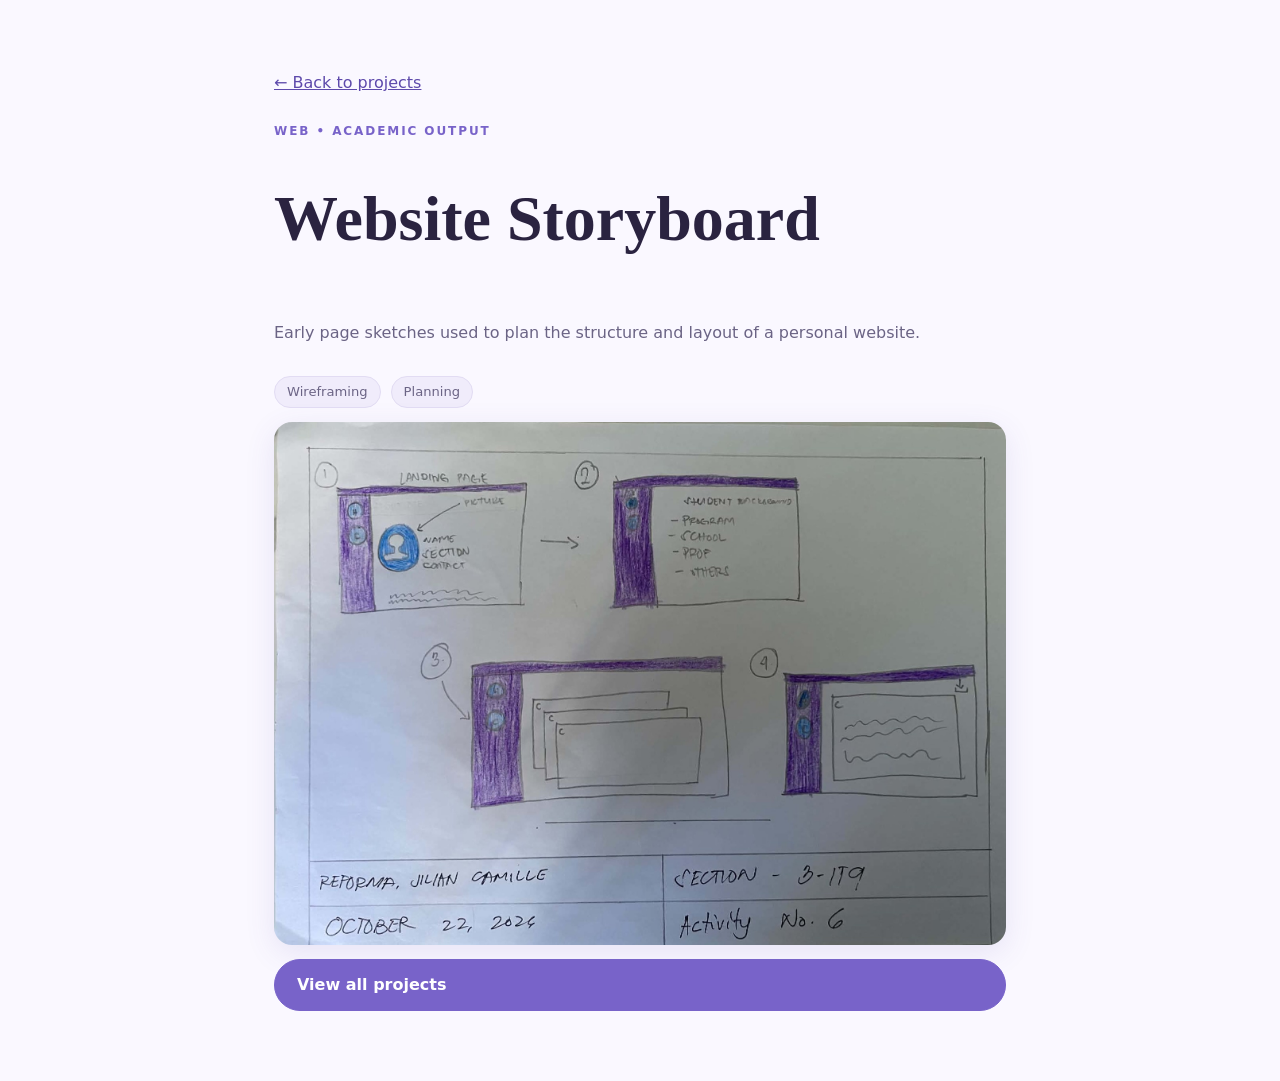
<file: projects/website-storyboard/index.html>
<!doctype html><html lang="en" data-theme="light"><head><meta charset="utf-8"><meta name="viewport" content="width=device-width,initial-scale=1"><title>Website Storyboard | Jilian Camille Reforma</title><meta name="description" content="Early page sketches used to plan the structure and layout of a personal website."><link rel="canonical" href="https://jlreforma-spec.github.io/ceel-portfolio-v2/projects/website-storyboard/"><meta property="og:title" content="Website Storyboard | Jilian Camille Reforma"><meta property="og:description" content="Early page sketches used to plan the structure and layout of a personal website."><meta property="og:image" content="https://jlreforma-spec.github.io/ceel-portfolio-v2/assets/images/activity-6-storyboard.jpg"><link rel="icon" href="../../assets/favicon.svg" type="image/svg+xml"><link rel="stylesheet" href="../../assets/style.css"></head><body><main class="detail-hero"><a href="../../index.html#projects">&larr; Back to projects</a><p class="eyebrow">WEB &bull; ACADEMIC OUTPUT</p><h1>Website Storyboard</h1><p class="muted">Early page sketches used to plan the structure and layout of a personal website.</p><div class="chips"><span>Wireframing</span><span>Planning</span></div><img src="../../assets/images/activity-6-storyboard.jpg" alt="Website Storyboard project image"><a class="btn primary" href="../../index.html#projects">View all projects</a></main><script src="../../assets/analytics.js" defer></script><script src="../../assets/site.js" defer></script></body></html>
</file>
<file: assets/style.css>
:root{--bg:#faf8ff;--bg2:#f0ecfb;--card:#fff;--text:#2a2340;--muted:#6b6485;--pri:#7863c9;--pri2:#5d49ab;--line:#e2dcf3;--r:18px;--sh:0 8px 30px rgba(94,73,171,.12);--hf:Georgia,"Times New Roman",serif;--bf:system-ui,-apple-system,"Segoe UI",Roboto,sans-serif}
[data-theme=dark]{--bg:#16131f;--bg2:#1d1930;--card:#221d36;--text:#efeaff;--muted:#a79fc4;--pri:#a592ee;--pri2:#8e79e0;--line:#352e52;--sh:0 8px 30px rgba(0,0,0,.4)}
*{box-sizing:border-box}html{scroll-behavior:smooth;scroll-padding-top:80px}
body{margin:0;font-family:var(--bf);background:var(--bg);color:var(--text);line-height:1.65}
img{max-width:100%;display:block}a{color:var(--pri2)}h1,h2,h3{font-family:var(--hf);line-height:1.2;margin:.2em 0 .5em}
h1{font-size:clamp(2.3rem,6vw,4rem)}h2{font-size:clamp(1.8rem,4vw,2.6rem)}h1 span,h2 span{color:var(--pri);font-style:italic}
.muted,.small-note,.form-note{color:var(--muted)}.small-note,.form-note{font-size:.85rem}
.skip-link{position:absolute;left:-999px;top:8px;background:var(--pri);color:#fff;padding:8px 14px;border-radius:8px;z-index:100}.skip-link:focus{left:8px}
.site-header{position:sticky;top:0;z-index:50;display:flex;align-items:center;gap:20px;padding:12px 5vw;background:color-mix(in srgb,var(--bg) 88%,transparent);backdrop-filter:blur(10px);border-bottom:1px solid var(--line)}
.logo{font-family:var(--hf);font-size:1.6rem;font-weight:700;text-decoration:none;color:var(--text)}.logo span{color:var(--pri)}
.nav{display:flex;gap:6px;margin-left:auto}.nav a{padding:6px 12px;border-radius:99px;text-decoration:none;color:var(--muted);font-size:.92rem}.nav a:hover{background:var(--bg2);color:var(--pri2)}
.menu-toggle,.theme-toggle{border:1px solid var(--line);background:var(--card);color:var(--text);border-radius:12px;width:40px;height:40px;font-size:1.1rem;cursor:pointer}.menu-toggle{display:none}
.section{padding:80px 5vw;max-width:1200px;margin:auto}.soft-section{max-width:none;background:var(--bg2)}.soft-section>*{max-width:1100px;margin-left:auto;margin-right:auto}
.section-intro{margin-bottom:36px;max-width:640px}.eyebrow,.mini-label{font-size:.75rem;letter-spacing:.16em;font-weight:700;color:var(--pri)}
.hero{display:grid;grid-template-columns:1.1fr .9fr;gap:40px;align-items:center;min-height:80vh}
.hero-lead{font-size:1.2rem}.actions,.cv-actions,.chips,.hero-tags,.filter-row{display:flex;flex-wrap:wrap;gap:10px;align-items:center}.actions{margin:24px 0}
.btn{display:inline-flex;gap:8px;align-items:center;padding:12px 22px;border-radius:99px;font-weight:600;text-decoration:none;border:1.5px solid var(--pri);cursor:pointer;font-size:1rem;font-family:inherit;transition:.2s}
.btn.primary{background:var(--pri);color:#fff}.btn.primary:hover{background:var(--pri2);transform:translateY(-2px)}.btn.secondary{background:transparent;color:var(--pri2)}.btn.secondary:hover{background:var(--bg2)}
.hero-tags span,.chips span{background:var(--bg2);border:1px solid var(--line);padding:4px 12px;border-radius:99px;font-size:.82rem;color:var(--muted)}
.hero-visual{position:relative;display:grid;place-items:center}.portrait-wrap{width:min(380px,80%);aspect-ratio:4/5;border-radius:200px 200px 24px 24px;overflow:hidden;box-shadow:var(--sh);border:6px solid var(--card);position:relative;z-index:2}.portrait-wrap img{width:100%;height:100%;object-fit:cover}
.floating-note{position:absolute;right:4%;bottom:10%;z-index:3;background:var(--card);padding:12px 18px;border-radius:14px;box-shadow:var(--sh);font-family:var(--hf);font-style:italic;transform:rotate(-4deg)}.floating-note b{color:var(--pri)}
.orbit{position:absolute;border:1.5px dashed var(--pri);border-radius:50%;opacity:.35}.orbit-one{width:90%;aspect-ratio:1}.orbit-two{width:65%;aspect-ratio:1;opacity:.2}
.panel,.skill-card,.project-card,.education-card,.cv-panel{background:var(--card);border:1px solid var(--line);border-radius:var(--r);box-shadow:var(--sh)}.panel{padding:28px}
.about-grid{display:grid;grid-template-columns:1.4fr 1fr;gap:24px}.info-row{display:flex;justify-content:space-between;gap:16px;padding:10px 0;border-bottom:1px solid var(--line);font-size:.92rem}.info-row span{color:var(--muted)}.info-row strong{text-align:right}
.skill-grid{display:grid;grid-template-columns:repeat(auto-fit,minmax(240px,1fr));gap:20px}.skill-card{padding:24px}.skill-card ul{padding-left:18px;color:var(--muted)}.skill-icon{width:44px;height:44px;display:grid;place-items:center;background:var(--bg2);color:var(--pri);border-radius:12px;font-size:1.3rem}
.timeline{position:relative;padding-left:30px;border-left:2px solid var(--line);display:grid;gap:28px}.timeline-item{position:relative}.timeline-dot{position:absolute;left:-39px;top:6px;width:16px;height:16px;border-radius:50%;background:var(--pri);border:3px solid var(--bg2)}
.timeline-date{font-size:.75rem;letter-spacing:.14em;font-weight:700;color:var(--pri)}.timeline-content{background:var(--card);border:1px solid var(--line);border-radius:var(--r);padding:22px}
.projects-intro{display:flex;justify-content:space-between;align-items:flex-end;max-width:none}.project-count{background:var(--bg2);color:var(--pri2);padding:6px 14px;border-radius:99px;font-size:.85rem;font-weight:600}
.project-tools{display:flex;flex-wrap:wrap;gap:16px;justify-content:space-between;margin-bottom:28px}
.search-box{display:flex;align-items:center;gap:8px;background:var(--card);border:1px solid var(--line);border-radius:99px;padding:0 16px;flex:1;min-width:240px;max-width:380px}.search-box input{border:0;background:none;color:var(--text);padding:12px 0;width:100%;font:inherit;outline:0}
.filter-btn{border:1px solid var(--line);background:var(--card);color:var(--muted);padding:8px 16px;border-radius:99px;cursor:pointer;font:inherit;font-size:.88rem}.filter-btn.active,.filter-btn:hover{background:var(--pri);color:#fff;border-color:var(--pri)}
.project-grid{display:grid;grid-template-columns:repeat(auto-fill,minmax(300px,1fr));gap:24px}.project-card{overflow:hidden;display:flex;flex-direction:column;transition:.25s}.project-card:hover{transform:translateY(-5px)}
.project-image{position:relative;display:block;aspect-ratio:4/3;overflow:hidden}.project-image img{width:100%;height:100%;object-fit:cover;transition:.4s}.project-card:hover img{transform:scale(1.05)}
.project-number{position:absolute;top:12px;left:12px;background:var(--card);color:var(--pri2);font-weight:700;padding:3px 10px;border-radius:99px;font-size:.8rem}
.project-body{padding:20px;display:flex;flex-direction:column;gap:6px;flex:1}.project-body h3{margin:0}.project-body p{margin:0;color:var(--muted);font-size:.93rem}.project-meta{display:flex;gap:10px;font-size:.7rem;letter-spacing:.12em;font-weight:700;color:var(--pri)}.project-meta span+span{color:var(--muted)}
.project-link{margin-top:auto;padding-top:10px;font-weight:600;text-decoration:none}.empty-state{text-align:center;color:var(--muted);padding:40px}[hidden]{display:none!important}
.education-card{display:flex;gap:22px;align-items:center;padding:28px}.education-card h3,.education-card p{margin:.2em 0}.education-mark{font-size:2.2rem;color:var(--pri);background:var(--bg2);width:70px;height:70px;border-radius:20px;display:grid;place-items:center;flex:none}
.cv-panel{display:grid;grid-template-columns:1.4fr 1fr;gap:30px;align-items:center;padding:40px;background:linear-gradient(135deg,var(--bg2),var(--card))}.cv-actions{flex-direction:column;align-items:flex-start}
.contact-grid{display:grid;grid-template-columns:1fr 1.1fr;gap:24px}.contact-detail{display:flex;gap:14px;align-items:center;margin:16px 0}.contact-detail>span{width:42px;height:42px;display:grid;place-items:center;border-radius:12px;background:var(--bg2);color:var(--pri);flex:none}.contact-detail small{color:var(--muted);letter-spacing:.1em;font-size:.7rem;display:block}
.contact-form{display:grid;gap:14px}.contact-form label{display:grid;gap:6px;font-size:.88rem;font-weight:600}.contact-form input,.contact-form textarea{font:inherit;padding:12px 14px;border-radius:12px;border:1px solid var(--line);background:var(--bg);color:var(--text)}.contact-form input:focus,.contact-form textarea:focus,.btn:focus-visible,a:focus-visible,button:focus-visible{outline:2px solid var(--pri);outline-offset:2px}.honeypot{position:absolute;left:-9999px}
.footer{background:var(--bg2);padding:40px 5vw 20px;margin-top:40px}.footer-top,.footer-bottom{display:flex;flex-wrap:wrap;justify-content:space-between;gap:12px;max-width:1200px;margin:auto}.footer-bottom{margin-top:24px;padding-top:16px;border-top:1px solid var(--line);font-size:.78rem;color:var(--muted)}
.detail-hero{max-width:860px;margin:auto;padding:70px 5vw;display:grid;gap:14px}.detail-hero img{border-radius:var(--r);box-shadow:var(--sh);width:100%}
@media(max-width:860px){.hero,.about-grid,.contact-grid,.cv-panel{grid-template-columns:1fr}.hero{min-height:0}.menu-toggle{display:block;margin-left:auto}.nav{display:none;position:absolute;top:100%;left:0;right:0;flex-direction:column;background:var(--bg);padding:12px 5vw;border-bottom:1px solid var(--line)}.nav.open{display:flex}.site-header{gap:10px}.education-card{flex-direction:column;align-items:flex-start}}
@media(prefers-reduced-motion:reduce){*{transition:none!important;scroll-behavior:auto!important}}
.visit-stats{max-width:1200px;margin:20px auto 0;text-align:center;font-size:.9rem;color:var(--muted)}.visit-stats strong{color:var(--pri2)}
</file>
